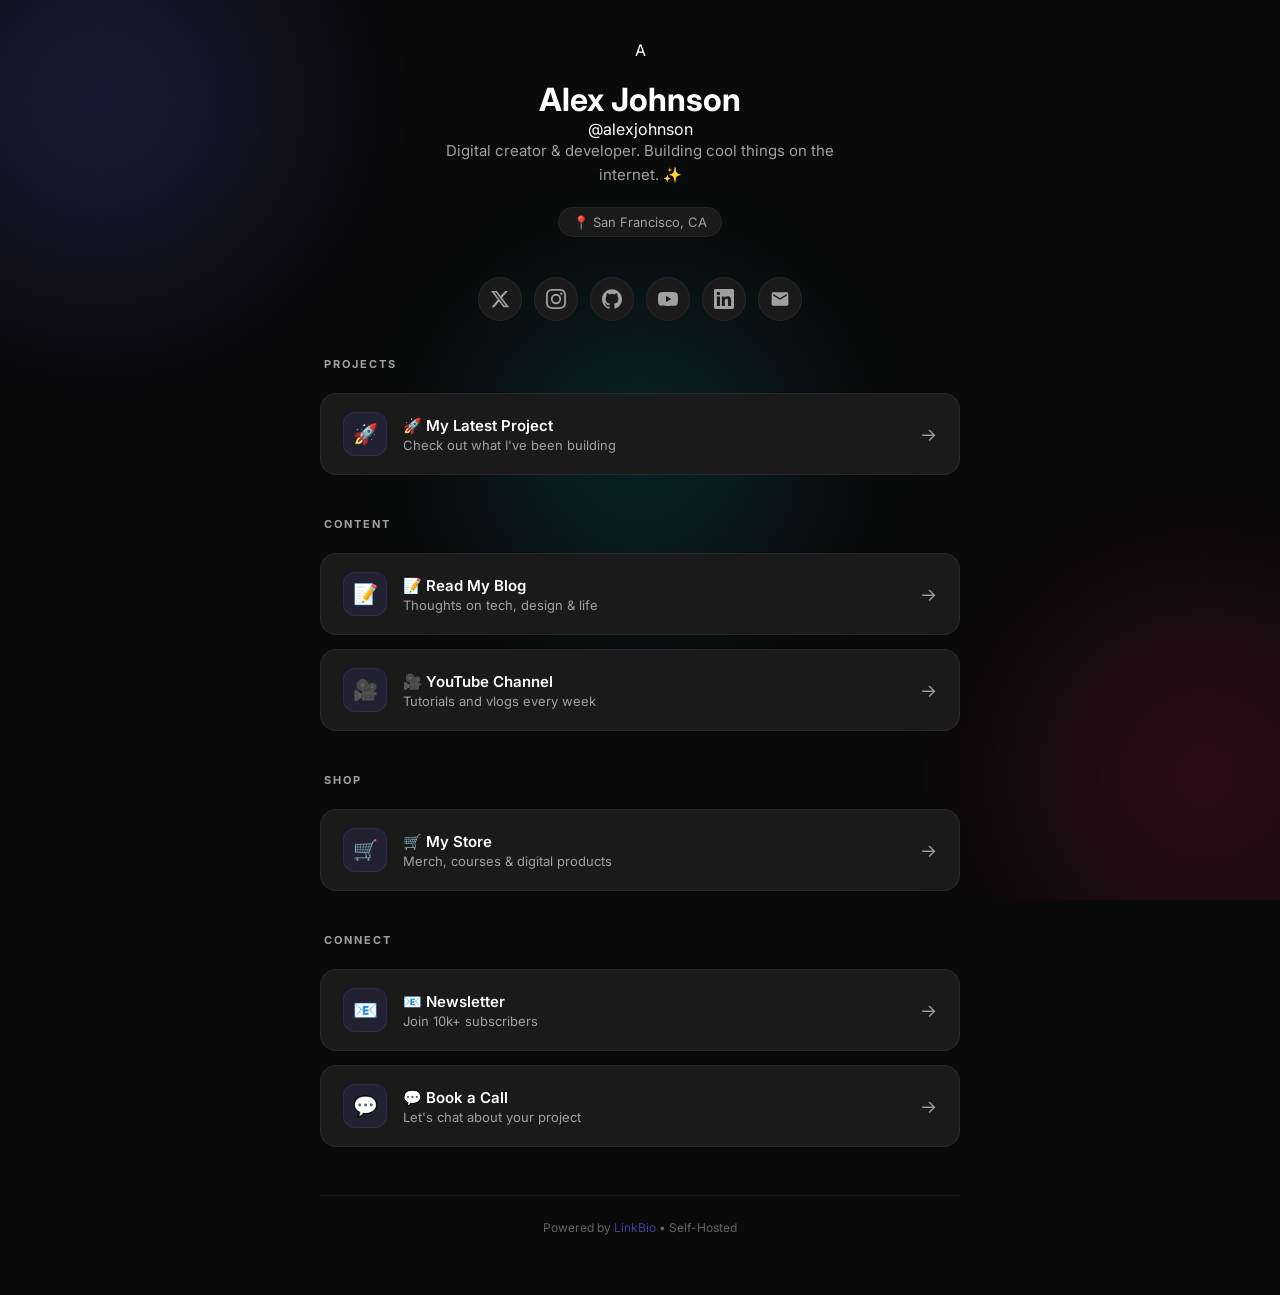
<file: index.html>
<!DOCTYPE html>
<html lang="en">
<head>
    <meta charset="UTF-8">
    <meta name="viewport" content="width=device-width, initial-scale=1.0">
    <title>LinkBio</title>
    <meta name="description" content="My links, all in one place.">
    <meta property="og:title" content="LinkBio">
    <meta property="og:description" content="All my important links in one place.">
    <meta property="og:type" content="website">
    <link rel="stylesheet" href="style.css">
</head>
<body>
    <div class="bg-effects">
        <div class="bg-orb bg-orb-1"></div>
        <div class="bg-orb bg-orb-2"></div>
        <div class="bg-orb bg-orb-3"></div>
    </div>

    <div class="container" id="mainContainer">
        <!-- Content rendered by JS -->
    </div>

    <script src="script.js" defer></script>
</body>
</html>
</file>
<file: style.css>
@font-face {
    font-family: 'Inter';
    font-style: normal;
    font-weight: 300 800;
    font-display: swap;
    src: local('Inter'), url('fonts/Inter-VariableFont_opsz,wght.woff2') format('woff2');
}

:root {
    --bg-primary: #0a0a0a;
    --bg-secondary: #141414;
    --bg-card: #1a1a1a;
    --bg-card-hover: #222222;
    --text-primary: #ffffff;
    --text-secondary: #a0a0a0;
    --accent: #6c63ff;
    --accent-hover: #5a52d5;
    --accent-glow: rgba(108, 99, 255, 0.3);
    --border: rgba(255, 255, 255, 0.06);
    --border-hover: rgba(255, 255, 255, 0.12);
    --gradient-1: linear-gradient(135deg, #6c63ff 0%, #e91e63 100%);
    --gradient-2: linear-gradient(135deg, #667eea 0%, #764ba2 100%);
    --shadow-sm: 0 2px 8px rgba(0, 0, 0, 0.3);
    --shadow-md: 0 4px 20px rgba(0, 0, 0, 0.4);
    --shadow-lg: 0 8px 40px rgba(0, 0, 0, 0.5);
    --radius: 16px;
    --radius-sm: 12px;
    --transition: all 0.3s cubic-bezier(0.4, 0, 0.2, 1);
}

* {
    margin: 0;
    padding: 0;
    box-sizing: border-box;
}

body {
    font-family: 'Inter', -apple-system, BlinkMacSystemFont, sans-serif;
    background: var(--bg-primary);
    color: var(--text-primary);
    min-height: 100vh;
    overflow-x: hidden;
    -webkit-font-smoothing: antialiased;
    -moz-osx-font-smoothing: grayscale;
}

.bg-effects {
    position: fixed;
    top: 0;
    left: 0;
    width: 100%;
    height: 100%;
    z-index: 0;
    pointer-events: none;
    overflow: hidden;
}

.bg-orb {
    position: absolute;
    border-radius: 50%;
    filter: blur(80px);
    opacity: 0.15;
    animation: float 20s ease-in-out infinite;
}

.bg-orb-1 {
    width: 400px;
    height: 400px;
    background: #6c63ff;
    top: -100px;
    left: -100px;
    animation-delay: 0s;
}

.bg-orb-2 {
    width: 350px;
    height: 350px;
    background: #e91e63;
    bottom: -50px;
    right: -100px;
    animation-delay: -7s;
}

.bg-orb-3 {
    width: 300px;
    height: 300px;
    background: #00bcd4;
    top: 50%;
    left: 50%;
    transform: translate(-50%, -50%);
    animation-delay: -14s;
}

@keyframes float {
    0%, 100% { transform: translate(0, 0) scale(1); }
    25% { transform: translate(30px, -30px) scale(1.05); }
    50% { transform: translate(-20px, 20px) scale(0.95); }
    75% { transform: translate(20px, 10px) scale(1.02); }
}

.container {
    position: relative;
    z-index: 1;
    max-width: 680px;
    margin: 0 auto;
    padding: 40px 20px 60px;
}

.config-warning {
    max-width: 680px;
    margin: 20px auto 0;
    padding: 12px 16px;
    border-radius: var(--radius-sm);
    background: rgba(245, 158, 11, 0.14);
    border: 1px solid rgba(245, 158, 11, 0.35);
    color: #f5d28b;
    font-size: 13px;
    text-align: center;
}

/* Profile Section */
.profile {
    text-align: center;
    margin-bottom: 40px;
}

.avatar-wrapper {
    position: relative;
    display: inline-block;
    margin-bottom: 20px;
}

.avatar {
    width: 110px;
    height: 110px;
    border-radius: 50%;
    object-fit: cover;
    border: 3px solid transparent;
    background-image: var(--gradient-1);
    background-origin: border-box;
    background-clip: content-box, border-box;
    box-shadow: 0 0 30px var(--accent-glow);
    transition: var(--transition);
}

.avatar:hover {
    transform: scale(1.05);
    box-shadow: 0 0 40px var(--accent-glow);
}

.profile-bio {
    font-size: 15px;
    color: var(--text-secondary);
    line-height: 1.6;
    max-width: 420px;
    margin: 0 auto 20px;
}

.profile-location {
    display: inline-flex;
    align-items: center;
    gap: 6px;
    font-size: 13px;
    color: var(--text-secondary);
    background: var(--bg-card);
    padding: 6px 14px;
    border-radius: 20px;
    border: 1px solid var(--border);
}

/* Social Icons */
.social-icons {
    display: flex;
    justify-content: center;
    gap: 12px;
    margin: 24px 0 36px;
    flex-wrap: wrap;
}

.social-icon {
    width: 44px;
    height: 44px;
    border-radius: 50%;
    background: var(--bg-card);
    border: 1px solid var(--border);
    display: flex;
    align-items: center;
    justify-content: center;
    color: var(--text-secondary);
    text-decoration: none;
    font-size: 18px;
    transition: var(--transition);
}

.social-icon:hover {
    background: var(--accent);
    border-color: var(--accent);
    color: white;
    transform: translateY(-3px);
    box-shadow: 0 8px 25px var(--accent-glow);
}

.social-icon svg {
    width: 20px;
    height: 20px;
    fill: currentColor;
}

/* Links */
.links-section {
    display: flex;
    flex-direction: column;
    gap: 14px;
}

.link-card {
    display: flex;
    align-items: center;
    padding: 18px 22px;
    background: var(--bg-card);
    border: 1px solid var(--border);
    border-radius: var(--radius);
    text-decoration: none;
    color: var(--text-primary);
    transition: var(--transition);
    position: relative;
    overflow: hidden;
    cursor: pointer;
}

.link-card::before {
    content: '';
    position: absolute;
    top: 0;
    left: 0;
    width: 100%;
    height: 100%;
    background: var(--gradient-1);
    opacity: 0;
    transition: opacity 0.3s ease;
}

.link-card:hover {
    transform: translateY(-3px);
    border-color: var(--border-hover);
    box-shadow: var(--shadow-md);
}

.link-card:hover::before {
    opacity: 0.05;
}

.link-card:active {
    transform: translateY(-1px);
}

.link-icon {
    width: 44px;
    height: 44px;
    border-radius: var(--radius-sm);
    display: flex;
    align-items: center;
    justify-content: center;
    font-size: 20px;
    margin-right: 16px;
    flex-shrink: 0;
    position: relative;
    z-index: 1;
    background: rgba(108, 99, 255, 0.1);
    border: 1px solid rgba(108, 99, 255, 0.15);
}

.link-content {
    flex: 1;
    min-width: 0;
    position: relative;
    z-index: 1;
}

.link-title {
    font-size: 15px;
    font-weight: 600;
    margin-bottom: 2px;
    white-space: nowrap;
    overflow: hidden;
    text-overflow: ellipsis;
}

.link-description {
    font-size: 13px;
    color: var(--text-secondary);
    white-space: normal;
    overflow-wrap: anywhere;
}

.link-language {
    display: inline-block;
    margin-top: 6px;
    padding: 2px 8px;
    font-size: 11px;
    font-weight: 600;
    color: #9d97ff;
    background: rgba(108, 99, 255, 0.1);
    border: 1px solid rgba(108, 99, 255, 0.15);
    border-radius: 999px;
}

.link-arrow {
    position: relative;
    z-index: 1;
    color: var(--text-secondary);
    font-size: 18px;
    margin-left: 12px;
    transition: var(--transition);
    flex-shrink: 0;
}

.link-card:hover .link-arrow {
    color: var(--accent);
    transform: translateX(3px);
}

/* Category Labels */
.category-label {
    font-size: 11px;
    font-weight: 700;
    text-transform: uppercase;
    letter-spacing: 2px;
    color: var(--text-secondary);
    margin: 28px 0 8px;
    padding-left: 4px;
}

.category-label:first-child {
    margin-top: 0;
}

/* Footer */
.footer {
    text-align: center;
    margin-top: 48px;
    padding-top: 24px;
    border-top: 1px solid var(--border);
}

.footer-text {
    font-size: 12px;
    color: var(--text-secondary);
    opacity: 0.6;
}

.footer-text a {
    color: var(--accent);
    text-decoration: none;
}

/* Stats */
.stats-bar {
    display: flex;
    justify-content: center;
    gap: 32px;
    margin: 20px 0;
}

.stat-item {
    text-align: center;
}

.stat-number {
    font-size: 20px;
    font-weight: 700;
    background: var(--gradient-1);
    -webkit-background-clip: text;
    -webkit-text-fill-color: transparent;
    background-clip: text;
}

.stat-label {
    font-size: 11px;
    color: var(--text-secondary);
    text-transform: uppercase;
    letter-spacing: 1px;
    margin-top: 2px;
}

/* Theme selector */
.theme-grid {
    display: grid;
    grid-template-columns: repeat(4, 1fr);
    gap: 8px;
}

.theme-option {
    width: 100%;
    aspect-ratio: 1;
    border-radius: 10px;
    border: 2px solid var(--border);
    cursor: pointer;
    transition: var(--transition);
    position: relative;
}

.theme-option:hover,
.theme-option.active {
    border-color: var(--accent);
    transform: scale(1.05);
}

.theme-option.active::after {
    content: '✓';
    position: absolute;
    top: 50%;
    left: 50%;
    transform: translate(-50%, -50%);
    color: white;
    font-size: 16px;
    font-weight: bold;
    text-shadow: 0 1px 3px rgba(0,0,0,0.5);
}

.is-hidden {
    display: none;
}

/* Responsive */
@media (max-width: 480px) {
    .container {
        padding: 24px 16px 48px;
    }

    .profile-name {
        font-size: 24px;
    }

    .link-card {
        padding: 14px 16px;
    }

    .link-icon {
        width: 38px;
        height: 38px;
        font-size: 17px;
        margin-right: 12px;
    }

    .stats-bar {
        gap: 24px;
    }

    .social-icons {
        gap: 8px;
    }
}

/* Animations */
.fade-in {
    animation: fadeInUp 0.5s ease forwards;
    opacity: 0;
}

@keyframes fadeInUp {
    from { opacity: 0; transform: translateY(15px); }
    to { opacity: 1; transform: translateY(0); }
}

.link-card:nth-child(1) { animation-delay: 0.05s; }
.link-card:nth-child(2) { animation-delay: 0.1s; }
.link-card:nth-child(3) { animation-delay: 0.15s; }
.link-card:nth-child(4) { animation-delay: 0.2s; }
.link-card:nth-child(5) { animation-delay: 0.25s; }
.link-card:nth-child(6) { animation-delay: 0.3s; }
.link-card:nth-child(7) { animation-delay: 0.35s; }
.link-card:nth-child(8) { animation-delay: 0.4s; }
.link-card:nth-child(9) { animation-delay: 0.45s; }
.link-card:nth-child(10) { animation-delay: 0.5s; }

/* Print */
@media print {
    .bg-effects { display: none !important; }
    body { background: white; color: black; }
}
</file>
